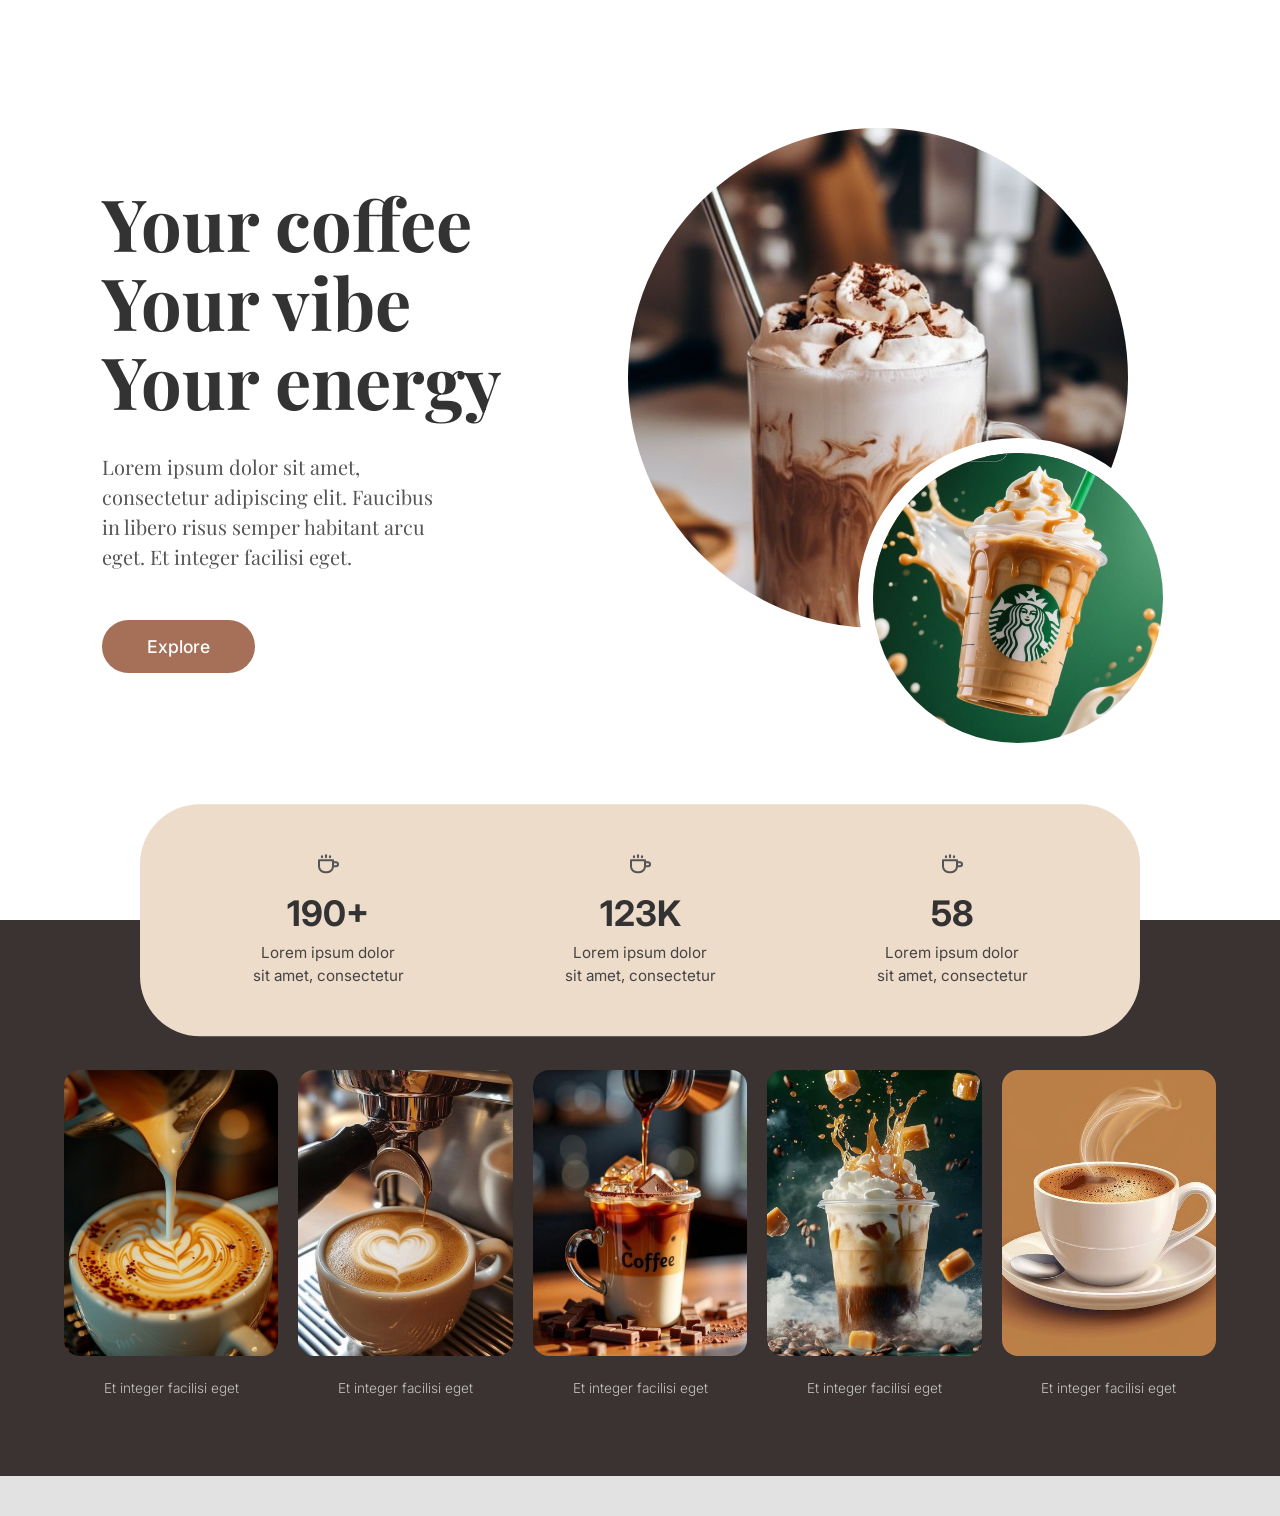
<file: index.html>
<!DOCTYPE html>
<html lang="en">

<head>
    <meta charset="UTF-8">
    <meta name="viewport" content="width=device-width, initial-scale=1.0">
    <title>Coffee Landing Page</title>
    <!-- Preconnect for Google Fonts -->
    <link rel="preconnect" href="https://fonts.googleapis.com">
    <link rel="preconnect" href="https://fonts.gstatic.com" crossorigin>
    <link
        href="https://fonts.googleapis.com/css2?family=Playfair+Display:wght@400;600;700&family=Inter:wght@300;400;500;600;700&display=swap"
        rel="stylesheet">
    <link rel="stylesheet" href="style.css">
</head>

<body>
    <div class="page-wrapper">
        <!-- Top Section (White) -->
        <section class="top-section">
            <div class="hero-container">
                <div class="hero-content">
                    <h1>Your coffee<br>Your vibe<br>Your energy</h1>
                    <p>Lorem ipsum dolor sit amet,<br>consectetur adipiscing elit. Faucibus<br>in libero risus semper
                        habitant arcu<br>eget. Et integer facilisi eget.</p>
                    <button class="btn-explore">Explore</button>
                </div>

                <div class="hero-images">
                    <div class="circle-large">
                        <img src="./image/coffe6.jpg" alt="Top view of coffee cup">
                    </div>
                    <div class="circle-small">
                        <img src="./image/coffe5.jpg" alt="Iced coffee glass">
                    </div>
                </div>
            </div>
        </section>

        <!-- Bottom Section (Dark) -->
        <section class="bottom-section">
            <!-- Stats Banner overlapping top and bottom sections -->
            <div class="stats-banner">
                <div class="stat-item">
                    <svg class="coffee-icon" viewBox="0 0 24 24" fill="none" xmlns="http://www.w3.org/2000/svg">
                        <path d="M17 8H3V14C3 17.3137 5.68629 20 9 20H11C14.3137 20 17 17.3137 17 14V8Z"
                            stroke="currentColor" stroke-width="2" stroke-linecap="round" stroke-linejoin="round" />
                        <path d="M17 10H20C21.1046 10 22 10.8954 22 12C22 13.1046 21.1046 14 20 14H17"
                            stroke="currentColor" stroke-width="2" stroke-linecap="round" stroke-linejoin="round" />
                        <path d="M6 4V5" stroke="currentColor" stroke-width="2" stroke-linecap="round"
                            stroke-linejoin="round" />
                        <path d="M10 3V5" stroke="currentColor" stroke-width="2" stroke-linecap="round"
                            stroke-linejoin="round" />
                        <path d="M14 4V5" stroke="currentColor" stroke-width="2" stroke-linecap="round"
                            stroke-linejoin="round" />
                    </svg>
                    <h2>190+</h2>
                    <p>Lorem ipsum dolor<br>sit amet, consectetur</p>
                </div>
                <div class="stat-item">
                    <svg class="coffee-icon" viewBox="0 0 24 24" fill="none" xmlns="http://www.w3.org/2000/svg">
                        <path d="M17 8H3V14C3 17.3137 5.68629 20 9 20H11C14.3137 20 17 17.3137 17 14V8Z"
                            stroke="currentColor" stroke-width="2" stroke-linecap="round" stroke-linejoin="round" />
                        <path d="M17 10H20C21.1046 10 22 10.8954 22 12C22 13.1046 21.1046 14 20 14H17"
                            stroke="currentColor" stroke-width="2" stroke-linecap="round" stroke-linejoin="round" />
                        <path d="M6 4V5" stroke="currentColor" stroke-width="2" stroke-linecap="round"
                            stroke-linejoin="round" />
                        <path d="M10 3V5" stroke="currentColor" stroke-width="2" stroke-linecap="round"
                            stroke-linejoin="round" />
                        <path d="M14 4V5" stroke="currentColor" stroke-width="2" stroke-linecap="round"
                            stroke-linejoin="round" />
                    </svg>
                    <h2>123K</h2>
                    <p>Lorem ipsum dolor<br>sit amet, consectetur</p>
                </div>
                <div class="stat-item">
                    <svg class="coffee-icon" viewBox="0 0 24 24" fill="none" xmlns="http://www.w3.org/2000/svg">
                        <path d="M17 8H3V14C3 17.3137 5.68629 20 9 20H11C14.3137 20 17 17.3137 17 14V8Z"
                            stroke="currentColor" stroke-width="2" stroke-linecap="round" stroke-linejoin="round" />
                        <path d="M17 10H20C21.1046 10 22 10.8954 22 12C22 13.1046 21.1046 14 20 14H17"
                            stroke="currentColor" stroke-width="2" stroke-linecap="round" stroke-linejoin="round" />
                        <path d="M6 4V5" stroke="currentColor" stroke-width="2" stroke-linecap="round"
                            stroke-linejoin="round" />
                        <path d="M10 3V5" stroke="currentColor" stroke-width="2" stroke-linecap="round"
                            stroke-linejoin="round" />
                        <path d="M14 4V5" stroke="currentColor" stroke-width="2" stroke-linecap="round"
                            stroke-linejoin="round" />
                    </svg>
                    <h2>58</h2>
                    <p>Lorem ipsum dolor<br>sit amet, consectetur</p>
                </div>
            </div>

            <!-- Image Gallery -->
            <div class="gallery-container">
                <div class="gallery-card">
                    <img src="./image/coffe.jpg" alt="Coffee beans">
                    <p>Et integer facilisi eget</p>
                </div>
                <div class="gallery-card">
                    <img src="./image/coffe1.jpg" alt="Pouring coffee">
                    <p>Et integer facilisi eget</p>
                </div>
                <div class="gallery-card">
                    <img src="./image/coffe2.jpg" alt="Coffee splash">
                    <p>Et integer facilisi eget</p>
                </div>
                <div class="gallery-card">
                    <img src="./image/coffe3.jpg" alt="Coffee cup shadow">
                    <p>Et integer facilisi eget</p>
                </div>
                <div class="gallery-card">
                    <img src="./image/coffe4.jpg" alt="Latte art">
                    <p>Et integer facilisi eget</p>
                </div>
            </div>
        </section>
    </div>
</body>

</html>
</file>
<file: style.css>
/* Reset and Base Styles */
* {
    margin: 0;
    padding: 0;
    box-sizing: border-box;
}

body {
    font-family: 'Inter', sans-serif;
    background-color: #e5e5e5;
    /* Background behind wrapper */
    color: #333;
    overflow-x: hidden;
}

.page-wrapper {
    max-width: 1600px;
    margin: 0 auto;
    background-color: #ffffff;
    position: relative;
    box-shadow: 0 0 20px rgba(0, 0, 0, 0.05);
}

/* Typography */
h1 {
    font-family: 'Playfair Display', serif;
    font-size: 4.5rem;
    line-height: 1.1;
    color: #333;
    margin-bottom: 2rem;
}

/* Colors */
:root {
    --bg-white: #ffffff;
    --bg-dark: #3a3331;
    /* Dark brown for bottom */
    --primary-brown: #a66f57;
    /* Button brown */
    --banner-bg: #eedcca;
    /* Beige banner */
    --text-grey: #555;
    --text-light-grey: #c4c4c4;
}

/* Top Section (Hero) */
.top-section {
    background-color: var(--bg-white);
    padding: 8rem 8% 12rem 8%;
    position: relative;
    z-index: 1;
}

.hero-container {
    display: flex;
    justify-content: space-between;
    align-items: center;
    max-width: 1300px;
    margin: 0 auto;
}

.hero-content {
    max-width: 500px;
    position: relative;
    z-index: 2;
}

.hero-content p {
    font-family: 'Playfair Display', serif;
    font-size: 1.25rem;
    line-height: 1.5;
    color: var(--text-grey);
    margin-bottom: 3rem;
}

.btn-explore {
    background-color: var(--primary-brown);
    color: white;
    font-family: 'Inter', sans-serif;
    font-size: 1.1rem;
    font-weight: 500;
    border: none;
    border-radius: 30px;
    padding: 16px 45px;
    cursor: pointer;
    transition: background-color 0.3s ease;
}

.btn-explore:hover {
    background-color: #8c5d48;
}

/* Hero Images */
.hero-images {
    position: relative;
    width: 650px;
    height: 600px;
}

.circle-large {
    width: 500px;
    height: 500px;
    border-radius: 50%;
    overflow: hidden;
    position: absolute;
    top: 0;
    right: 50px;
    background-color: #eedcca;
}

.circle-large img {
    width: 100%;
    height: 100%;
    object-fit: cover;
}

.circle-small {
    width: 320px;
    height: 320px;
    border-radius: 50%;
    overflow: hidden;
    position: absolute;
    bottom: -30px;
    right: 0px;
    border: 15px solid var(--bg-white);
}

.circle-small img {
    width: 100%;
    height: 100%;
    object-fit: cover;
}

/* Bottom Section */
.bottom-section {
    background-color: var(--bg-dark);
    position: relative;
    padding-top: 150px;
    padding-bottom: 80px;
    border-bottom: 40px solid #e2e2e2;
    /* Light grey footer block shown in image */
}

/* Stats Banner */
.stats-banner {
    position: absolute;
    top: 0;
    left: 50%;
    transform: translate(-50%, -50%);
    width: 85%;
    max-width: 1000px;
    background-color: var(--banner-bg);
    border-radius: 60px;
    display: flex;
    justify-content: space-around;
    padding: 3rem 2rem;
    z-index: 10;
}

.stat-item {
    text-align: center;
    color: #333;
    flex: 1;
}

.stat-item .coffee-icon {
    width: 24px;
    height: 24px;
    margin-bottom: 12px;
    color: #555;
}

.stat-item h2 {
    font-family: 'Inter', sans-serif;
    font-size: 2.2rem;
    font-weight: 700;
    margin-bottom: 0.5rem;
}

.stat-item p {
    font-size: 0.95rem;
    color: #444;
    line-height: 1.5;
    font-weight: 400;
}

/* Gallery Section */
.gallery-container {
    display: flex;
    justify-content: space-between;
    gap: 20px;
    max-width: 1300px;
    margin: 0 auto;
    padding: 0 5%;
}

.gallery-card {
    flex: 1;
    text-align: center;
}

.gallery-card img {
    width: 100%;
    aspect-ratio: 3/4;
    object-fit: cover;
    border-radius: 16px;
    margin-bottom: 20px;
    transition: transform 0.3s ease;
}

.gallery-card:hover img {
    transform: translateY(-5px);
}

.gallery-card p {
    color: var(--text-light-grey);
    font-size: 0.85rem;
    font-weight: 300;
}

/* Responsive adjustments */
@media (max-width: 1200px) {
    h1 {
        font-size: 3.5rem;
    }

    .hero-images {
        width: 500px;
        height: 500px;
    }

    .circle-large {
        width: 400px;
        height: 400px;
    }

    .circle-small {
        width: 250px;
        height: 250px;
        border-width: 10px;
    }
}

@media (max-width: 992px) {
    .hero-container {
        flex-direction: column;
        text-align: center;
    }

    .hero-content {
        margin-bottom: 4rem;
    }

    .hero-images {
        margin: 0 auto;
    }

    .circle-large {
        right: auto;
        left: 50px;
    }

    .circle-small {
        right: 50px;
    }

    .stats-banner {
        width: 95%;
        border-radius: 40px;
        padding: 2rem 1rem;
    }

    .gallery-container {
        flex-wrap: wrap;
        justify-content: center;
        gap: 30px;
    }

    .gallery-card {
        flex: 0 0 calc(33.333% - 30px);
    }
}

@media (max-width: 768px) {
    h1 {
        font-size: 2.8rem;
    }

    .hero-images {
        width: 100%;
        max-width: 400px;
        height: 400px;
    }

    .circle-large {
        width: 300px;
        height: 300px;
        left: 20px;
    }

    .circle-small {
        width: 200px;
        height: 200px;
        right: 20px;
    }

    .stats-banner {
        flex-direction: column;
        gap: 2rem;
        padding: 3rem 1rem;
    }

    .bottom-section {
        padding-top: 350px;
    }

    .gallery-card {
        flex: 0 0 calc(50% - 30px);
    }
}

@media (max-width: 480px) {
    .gallery-card {
        flex: 0 0 100%;
    }
}
</file>
